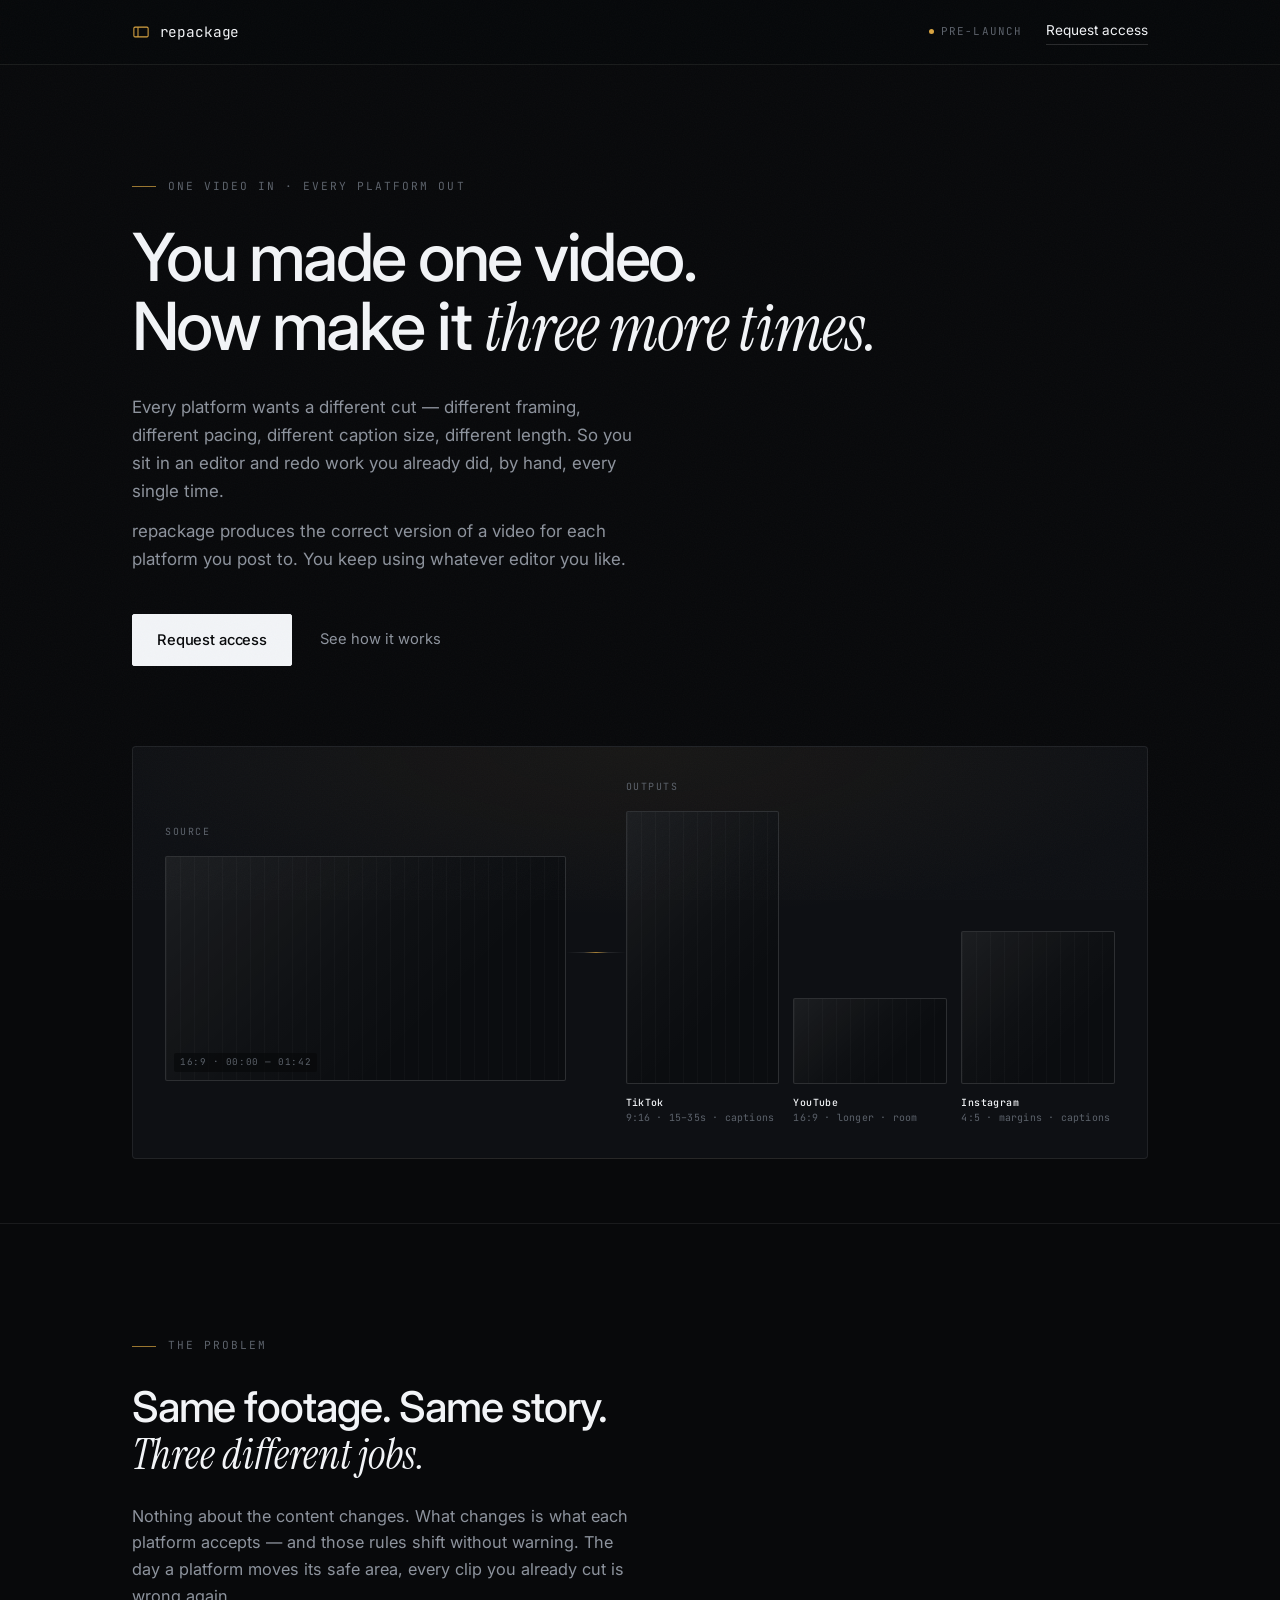
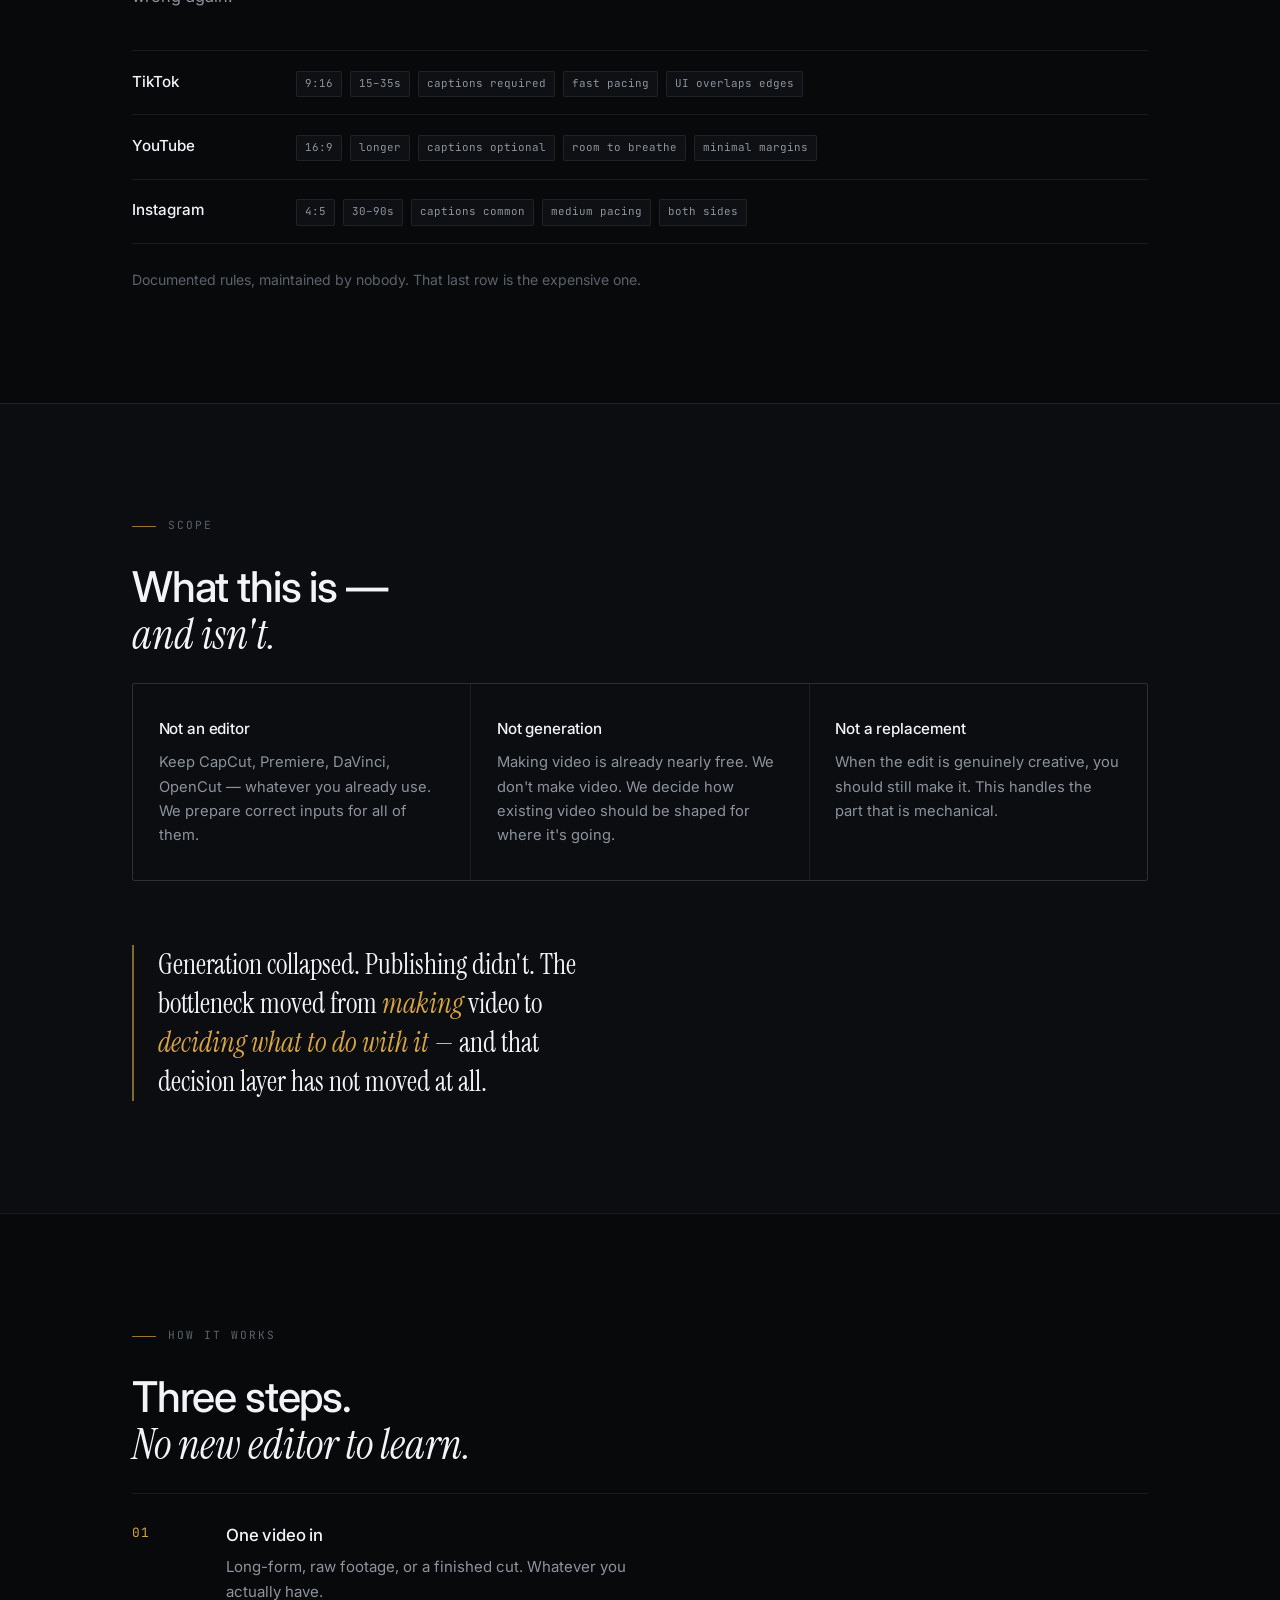
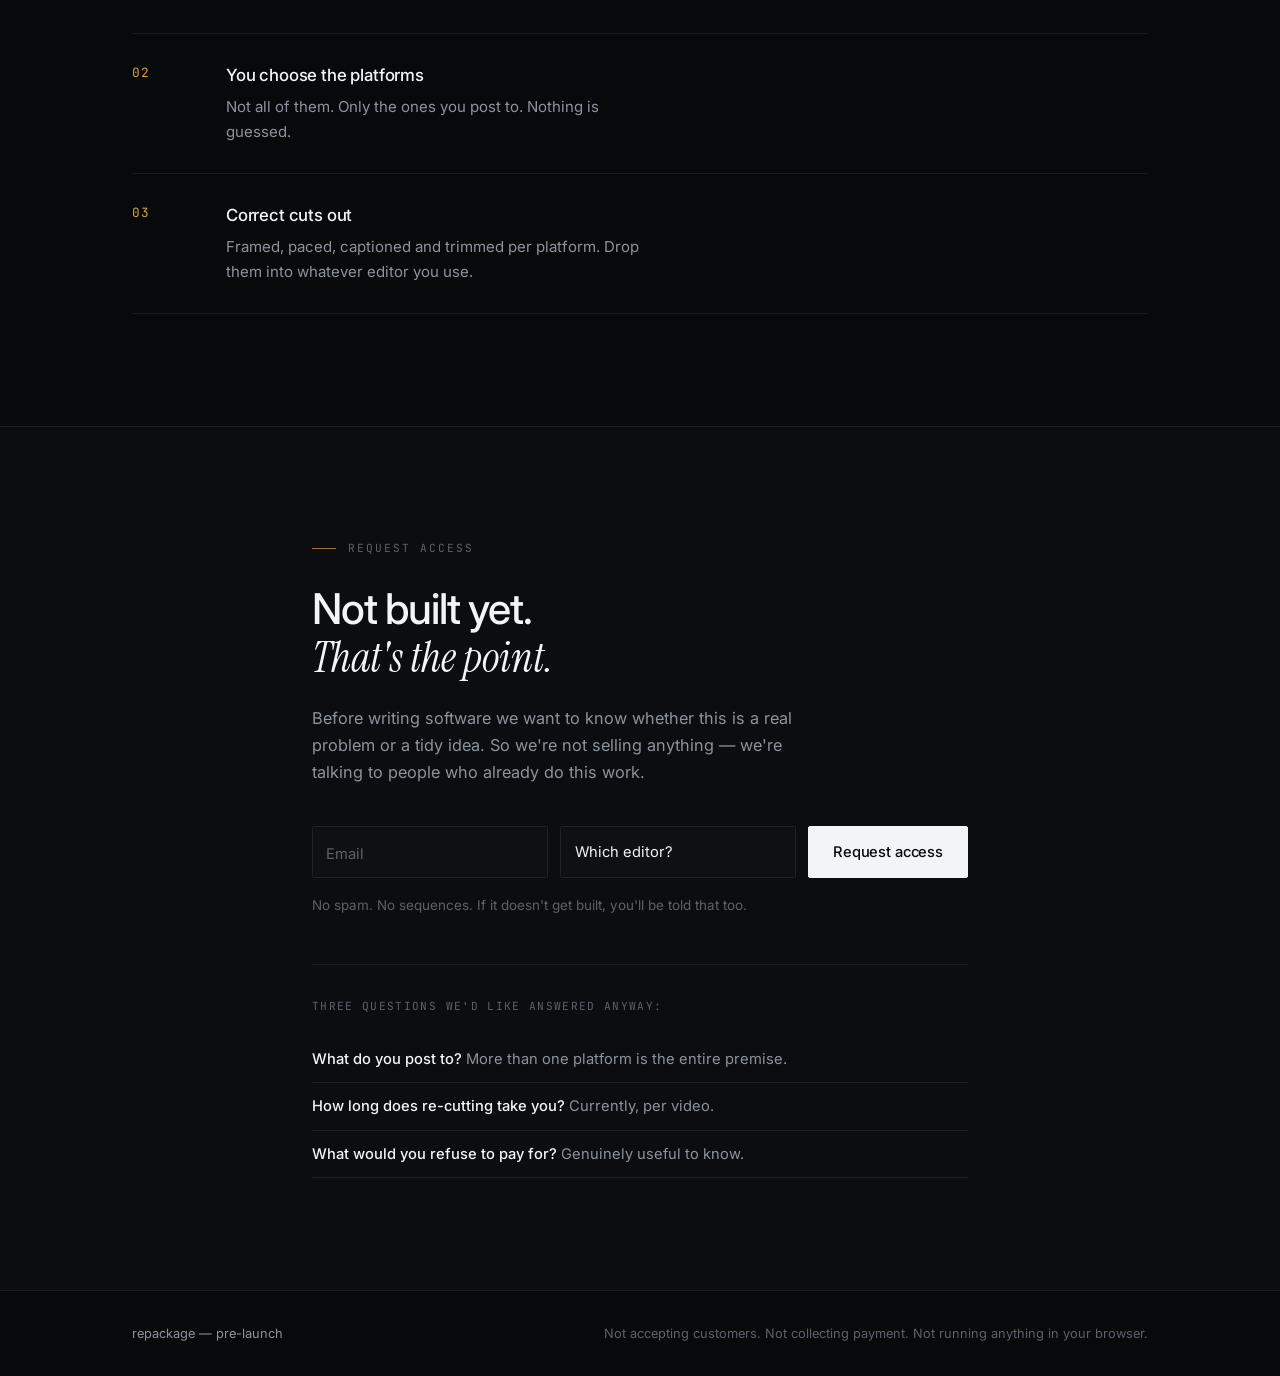
<file: docs/index.html>
<!doctype html>
<html lang="en">
<head>
<meta charset="utf-8">
<meta name="viewport" content="width=device-width, initial-scale=1">
<title>repackage — one cut, every platform</title>
<meta name="description" content="You made one video. Now make it three more times. repackage takes one video and produces the correct cut for every platform you post to.">
<meta name="color-scheme" content="dark">
<link rel="preconnect" href="https://fonts.googleapis.com">
<link rel="preconnect" href="https://fonts.gstatic.com" crossorigin>
<link href="https://fonts.googleapis.com/css2?family=Instrument+Serif:ital@0;1&family=Inter:wght@400;500;600&family=JetBrains+Mono:wght@400;500&display=swap" rel="stylesheet">
<script>document.documentElement.className += " js";</script>
<link rel="stylesheet" href="assets/style.css">
</head>
<body>

<div class="grain" aria-hidden="true"></div>

<header class="nav">
  <div class="shell nav-in">
    <a class="mark" href="#top">
      <svg viewBox="0 0 24 24" width="18" height="18" aria-hidden="true">
        <rect x="2.5" y="5.5" width="19" height="13" rx="1.5" fill="none" stroke="currentColor" stroke-width="1.4"/>
        <path d="M8 5.5v13" stroke="currentColor" stroke-width="1.4"/>
      </svg>
      <span>repackage</span>
    </a>
    <div class="nav-right">
      <span class="status"><i></i>pre-launch</span>
      <a class="nav-cta" href="#waitlist">Request access</a>
    </div>
  </div>
</header>

<main id="top">

<section class="hero">
  <div class="shell">
    <p class="eyebrow reveal">One video in · every platform out</p>

    <h1 class="reveal" style="--d:60ms">
      You made one video.<br>
      Now make it <em class="serif">three more times.</em>
    </h1>

    <p class="sub reveal" style="--d:140ms">
      Every platform wants a different cut — different framing, different pacing,
      different caption size, different length. So you sit in an editor and redo
      work you already did, by hand, every single time.
    </p>

    <p class="sub reveal" style="--d:190ms">
      repackage produces the correct version of a video for each platform you
      post to. You keep using whatever editor you like.
    </p>

    <div class="hero-cta reveal" style="--d:250ms">
      <a class="btn" href="#waitlist">Request access</a>
      <a class="btn-quiet" href="#demo">See how it works</a>
    </div>
  </div>

  <!-- the product, shown -->
  <div class="shell stage-wrap reveal" style="--d:320ms">
    <div class="stage" id="stage">
      <div class="stage-src">
        <div class="label">source</div>
        <div class="frame frame-src">
          <div class="content"></div>
          <span class="dims">16:9 · 00:00 — 01:42</span>
        </div>
      </div>

      <div class="stage-wire"><span></span></div>

      <div class="stage-outs">
        <div class="label">outputs</div>
        <div class="outs">
          <figure class="out" data-ar="9:16">
            <div class="frame frame-tall">
              <div class="content"></div>
              <div class="safe"></div>
              <div class="caption">caption</div>
            </div>
            <figcaption><b>TikTok</b><span>9:16 · 15–35s · captions</span></figcaption>
          </figure>

          <figure class="out" data-ar="16:9">
            <div class="frame frame-wide">
              <div class="content"></div>
              <div class="safe"></div>
            </div>
            <figcaption><b>YouTube</b><span>16:9 · longer · room</span></figcaption>
          </figure>

          <figure class="out" data-ar="1:1">
            <div class="frame frame-square">
              <div class="content"></div>
              <div class="safe"></div>
              <div class="caption">caption</div>
            </div>
            <figcaption><b>Instagram</b><span>4:5 · margins · captions</span></figcaption>
          </figure>
        </div>
      </div>
    </div>
  </div>
</section>

<section id="demo" class="section">
  <div class="shell">
    <p class="eyebrow">The problem</p>
    <h2 class="h2 reveal">Same footage. Same story.<br><em class="serif">Three different jobs.</em></h2>

    <p class="body reveal" style="--d:80ms">
      Nothing about the content changes. What changes is what each platform
      accepts — and those rules shift without warning. The day a platform moves
      its safe area, every clip you already cut is wrong again.
    </p>

    <div class="specs reveal" style="--d:140ms">
      <div class="specs-row" data-platform="TikTok">
        <div class="spec-name">TikTok</div>
        <div class="spec-cells"><i>9:16</i><i>15–35s</i><i>captions required</i><i>fast pacing</i><i>UI overlaps edges</i></div>
      </div>
      <div class="specs-row" data-platform="YouTube">
        <div class="spec-name">YouTube</div>
        <div class="spec-cells"><i>16:9</i><i>longer</i><i>captions optional</i><i>room to breathe</i><i>minimal margins</i></div>
      </div>
      <div class="specs-row" data-platform="Instagram">
        <div class="spec-name">Instagram</div>
        <div class="spec-cells"><i>4:5</i><i>30–90s</i><i>captions common</i><i>medium pacing</i><i>both sides</i></div>
      </div>
    </div>

    <p class="caption-note reveal" style="--d:200ms">
      Documented rules, maintained by nobody. That last row is the expensive one.
    </p>
  </div>
</section>

<section class="section section-alt">
  <div class="shell">
    <p class="eyebrow">Scope</p>
    <h2 class="h2 reveal">What this is —<br><em class="serif">and isn't.</em></h2>

    <div class="grid3">
      <article class="card reveal">
        <h3>Not an editor</h3>
        <p>Keep CapCut, Premiere, DaVinci, OpenCut — whatever you already use. We prepare correct inputs for all of them.</p>
      </article>
      <article class="card reveal" style="--d:80ms">
        <h3>Not generation</h3>
        <p>Making video is already nearly free. We don't make video. We decide how existing video should be shaped for where it's going.</p>
      </article>
      <article class="card reveal" style="--d:160ms">
        <h3>Not a replacement</h3>
        <p>When the edit is genuinely creative, you should still make it. This handles the part that is mechanical.</p>
      </article>
    </div>

    <div class="principle reveal">
      <span class="principle-rule"></span>
      <p>
        Generation collapsed. Publishing didn't. The bottleneck moved from
        <em>making</em> video to <em>deciding what to do with it</em> — and that
        decision layer has not moved at all.
      </p>
    </div>
  </div>
</section>

<section class="section">
  <div class="shell">
    <p class="eyebrow">How it works</p>
    <h2 class="h2 reveal">Three steps.<br><em class="serif">No new editor to learn.</em></h2>

    <ol class="steps">
      <li class="reveal">
        <span class="step-n">01</span>
        <div>
          <h3>One video in</h3>
          <p>Long-form, raw footage, or a finished cut. Whatever you actually have.</p>
        </div>
      </li>
      <li class="reveal" style="--d:80ms">
        <span class="step-n">02</span>
        <div>
          <h3>You choose the platforms</h3>
          <p>Not all of them. Only the ones you post to. Nothing is guessed.</p>
        </div>
      </li>
      <li class="reveal" style="--d:160ms">
        <span class="step-n">03</span>
        <div>
          <h3>Correct cuts out</h3>
          <p>Framed, paced, captioned and trimmed per platform. Drop them into whatever editor you use.</p>
        </div>
      </li>
    </ol>
  </div>
</section>

<section id="waitlist" class="section section-alt waitlist-band">
  <div class="shell shell-narrow">
    <p class="eyebrow">Request access</p>
    <h2 class="h2 reveal">Not built yet.<br><em class="serif">That's the point.</em></h2>

    <p class="body reveal" style="--d:70ms">
      Before writing software we want to know whether this is a real problem or
      a tidy idea. So we're not selling anything — we're talking to people who
      already do this work.
    </p>

    <form class="form reveal" id="wl" style="--d:130ms" novalidate>
      <div class="field">
        <input type="email" id="email" placeholder=" " autocomplete="email" required>
        <label for="email">Email</label>
      </div>
      <div class="field">
        <select id="stacks">
          <option value="">Which editor?</option>
          <option>CapCut</option>
          <option>Premiere Pro</option>
          <option>DaVinci Resolve</option>
          <option>OpenCut</option>
          <option>Final Cut</option>
          <option>Something else</option>
          <option>I script it (ffmpeg)</option>
        </select>
      </div>
      <button class="btn" type="submit">Request access</button>
    </form>

    <p class="form-note" id="note">No spam. No sequences. If it doesn't get built, you'll be told that too.</p>

    <div class="ask reveal" style="--d:180ms">
      <p class="ask-title">Three questions we'd like answered anyway:</p>
      <ul>
        <li><b>What do you post to?</b> More than one platform is the entire premise.</li>
        <li><b>How long does re-cutting take you?</b> Currently, per video.</li>
        <li><b>What would you refuse to pay for?</b> Genuinely useful to know.</li>
      </ul>
    </div>
  </div>
</section>

</main>

<footer>
  <div class="shell foot">
    <span>repackage — pre-launch</span>
    <span class="foot-dim">Not accepting customers. Not collecting payment. Not running anything in your browser.</span>
  </div>
</footer>

<script src="assets/waitlist.js"></script>
<script src="assets/main.js"></script>
</body>
</html>
</file>
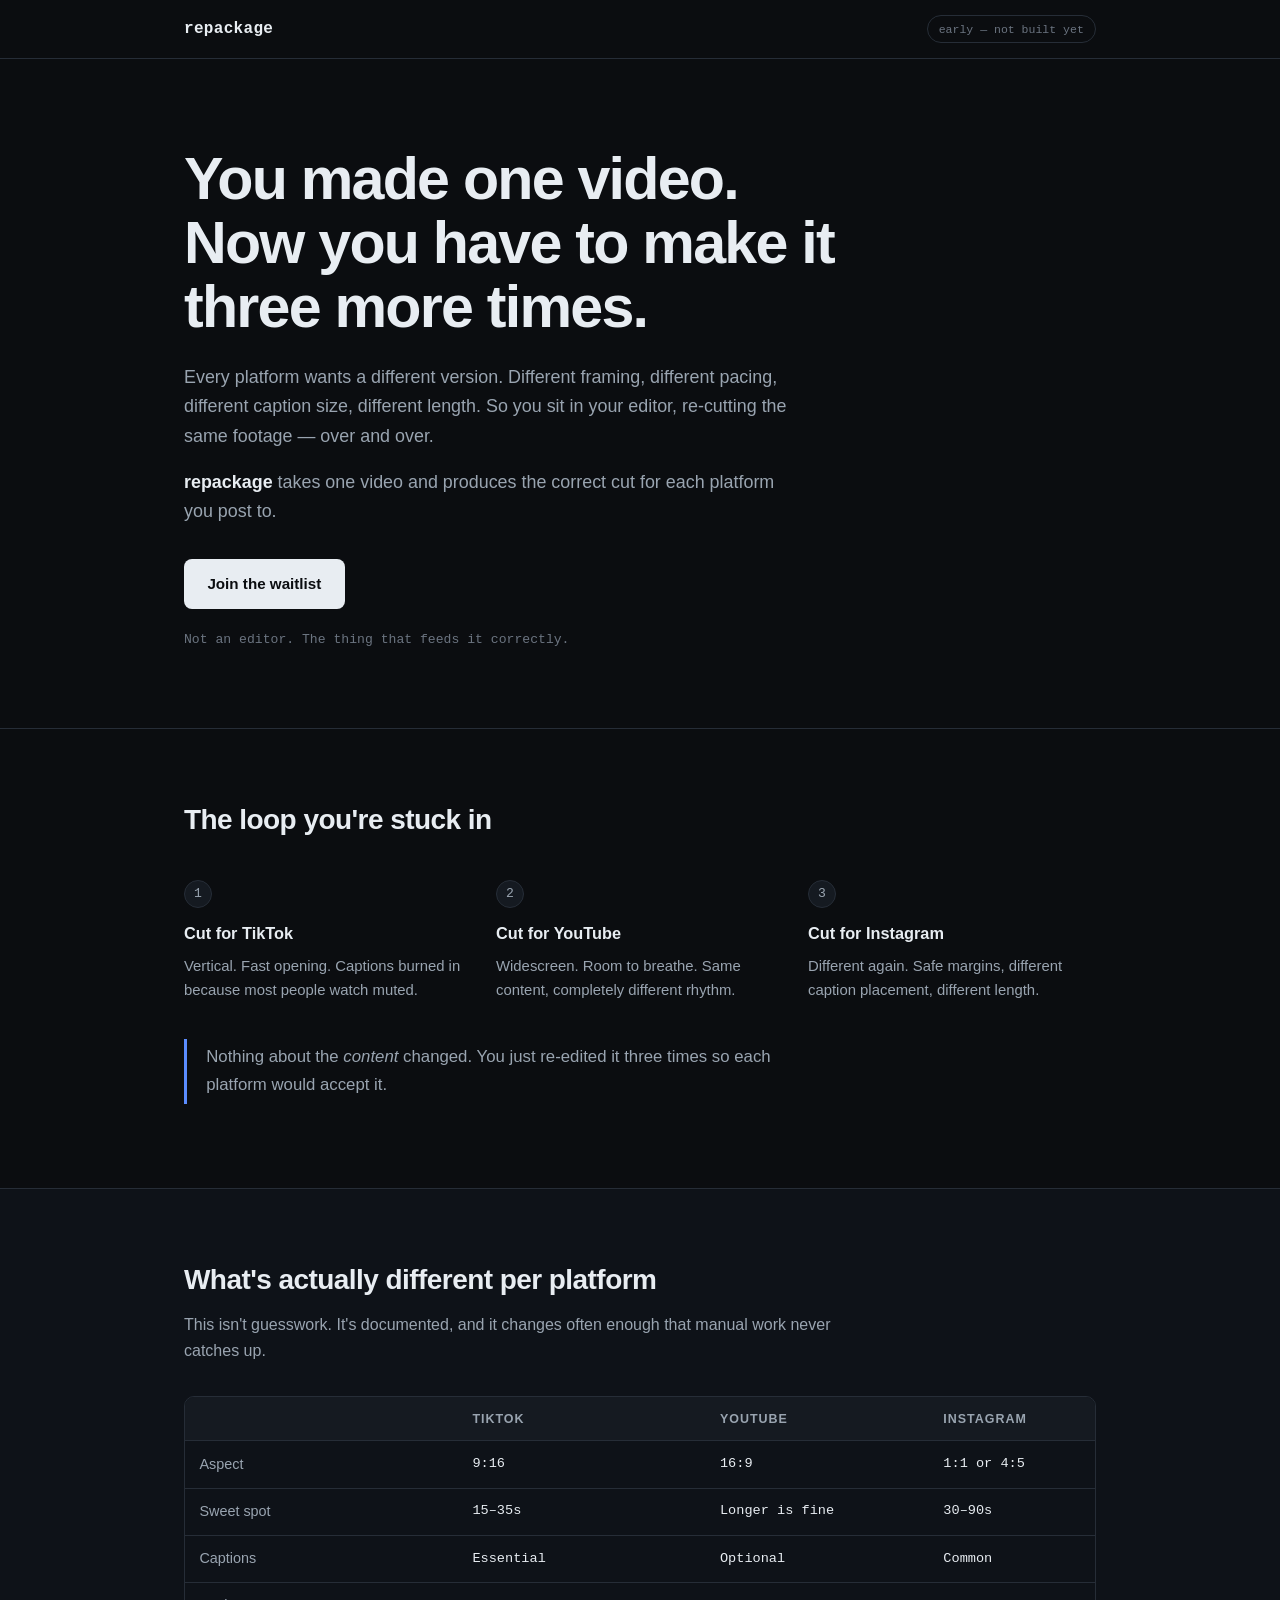
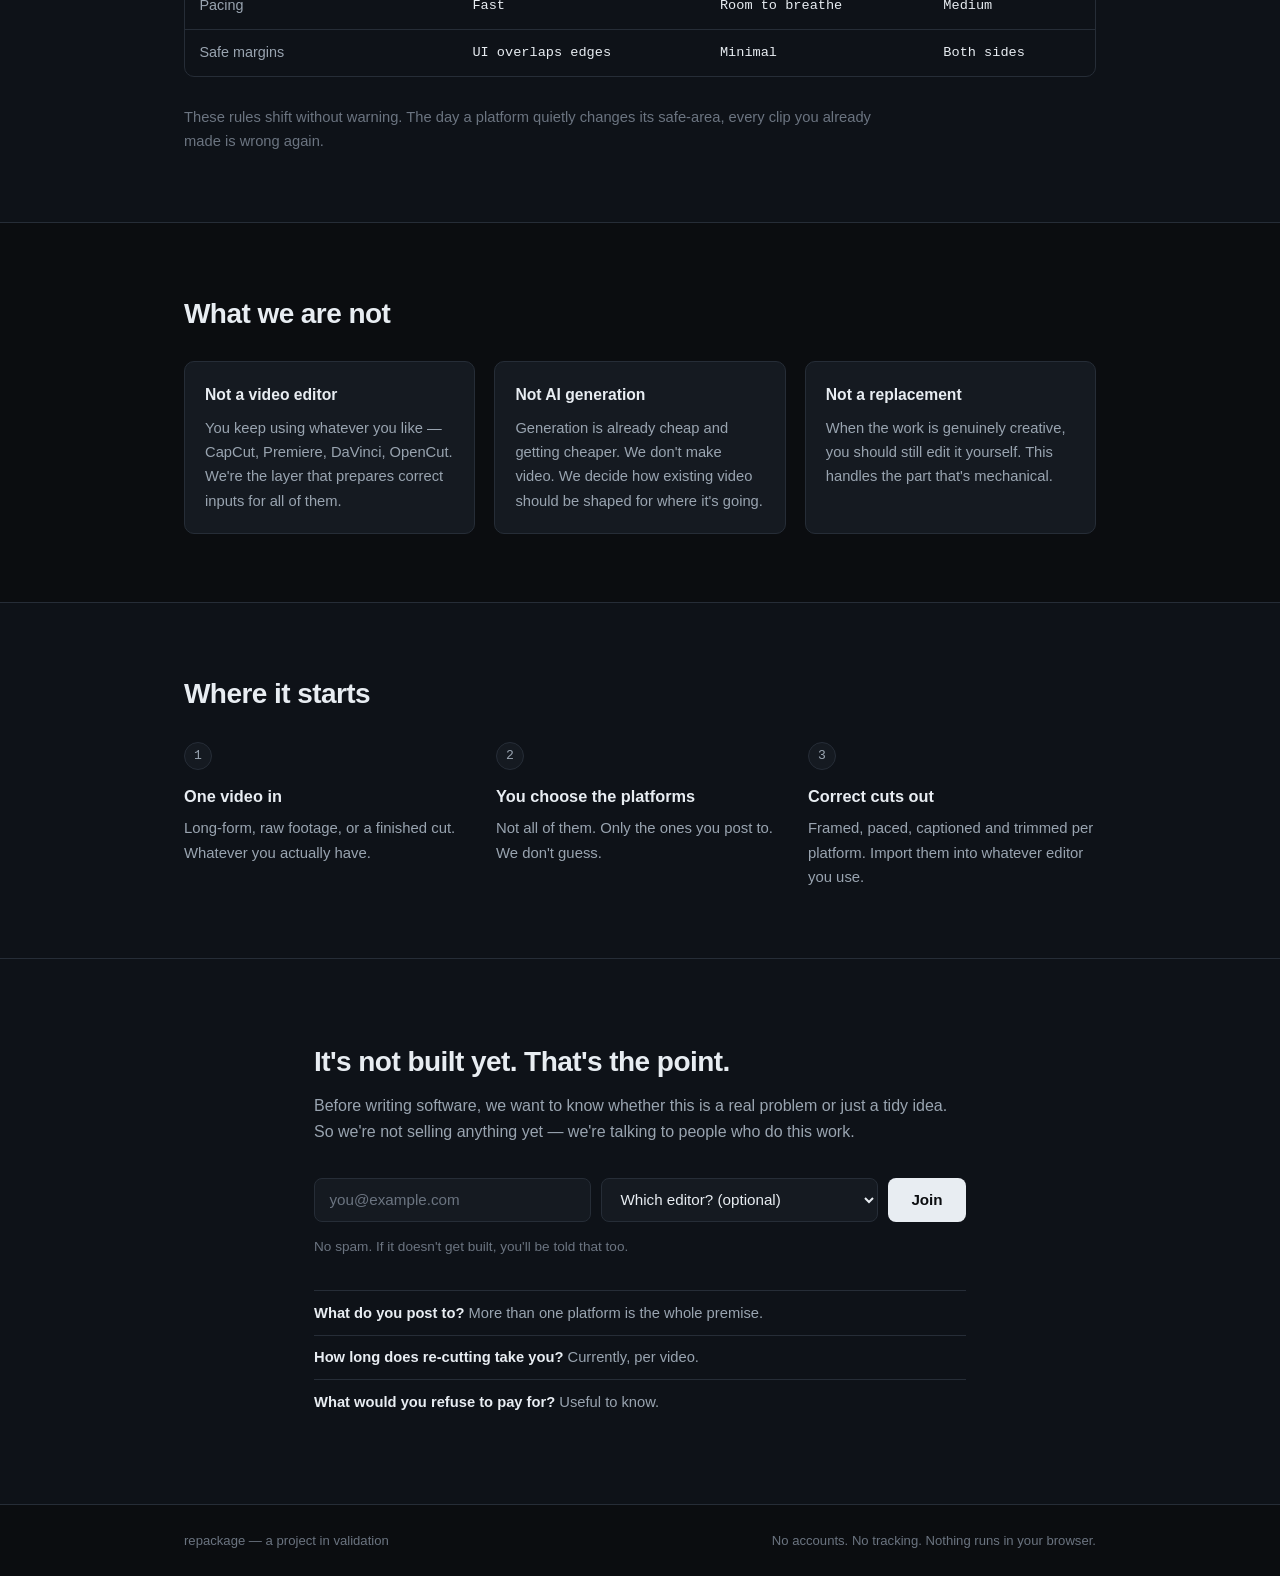
<file: site/index.html>
<!doctype html>
<html lang="en">
<head>
<meta charset="utf-8">
<meta name="viewport" content="width=device-width, initial-scale=1">
<title>repackage — one video in, the right cut out for every platform</title>
<meta name="description" content="Stop re-cutting the same video for TikTok, YouTube and Instagram. Upload once, get a correct version for each platform.">
<link rel="stylesheet" href="assets/style.css">
</head>
<body>

<header class="nav">
  <div class="wrap nav-in">
    <span class="brand">repackage</span>
    <span class="tag">early — not built yet</span>
  </div>
</header>

<section class="hero">
  <div class="wrap">
    <h1>You made one video.<br>Now you have to make it<br>three more times.</h1>
    <p class="lede">
      Every platform wants a different version. Different framing, different
      pacing, different caption size, different length. So you sit in your
      editor, re-cutting the same footage — over and over.
    </p>
    <p class="lede">
      <strong>repackage</strong> takes one video and produces the correct cut for
      each platform you post to.
    </p>
    <div class="cta">
      <a class="btn" href="#join">Join the waitlist</a>
    </div>
    <p class="micro">Not an editor. The thing that feeds it correctly.</p>
  </div>
</section>

<section class="band">
  <div class="wrap">
    <h2 class="h2">The loop you're stuck in</h2>
    <div class="loop">
      <div class="loop-step">
        <span class="num">1</span>
        <h3>Cut for TikTok</h3>
        <p>Vertical. Fast opening. Captions burned in because most people watch muted.</p>
      </div>
      <div class="loop-step">
        <span class="num">2</span>
        <h3>Cut for YouTube</h3>
        <p>Widescreen. Room to breathe. Same content, completely different rhythm.</p>
      </div>
      <div class="loop-step">
        <span class="num">3</span>
        <h3>Cut for Instagram</h3>
        <p>Different again. Safe margins, different caption placement, different length.</p>
      </div>
    </div>
    <p class="pull">
      Nothing about the <em>content</em> changed. You just re-edited it three times
      so each platform would accept it.
    </p>
  </div>
</section>

<section class="band alt">
  <div class="wrap">
    <h2 class="h2">What's actually different per platform</h2>
    <p class="sub">This isn't guesswork. It's documented, and it changes often enough that manual work never catches up.</p>

    <div class="table-wrap">
      <table>
        <thead>
          <tr><th></th><th>TikTok</th><th>YouTube</th><th>Instagram</th></tr>
        </thead>
        <tbody>
          <tr><th>Aspect</th><td>9:16</td><td>16:9</td><td>1:1 or 4:5</td></tr>
          <tr><th>Sweet spot</th><td>15–35s</td><td>Longer is fine</td><td>30–90s</td></tr>
          <tr><th>Captions</th><td>Essential</td><td>Optional</td><td>Common</td></tr>
          <tr><th>Pacing</th><td>Fast</td><td>Room to breathe</td><td>Medium</td></tr>
          <tr><th>Safe margins</th><td>UI overlaps edges</td><td>Minimal</td><td>Both sides</td></tr>
        </tbody>
      </table>
    </div>

    <p class="under">
      These rules shift without warning. The day a platform quietly changes its
      safe-area, every clip you already made is wrong again.
    </p>
  </div>
</section>

<section class="band">
  <div class="wrap">
    <h2 class="h2">What we are not</h2>
    <div class="cards">
      <div class="card">
        <h3>Not a video editor</h3>
        <p>You keep using whatever you like — CapCut, Premiere, DaVinci, OpenCut.
        We're the layer that prepares correct inputs for all of them.</p>
      </div>
      <div class="card">
        <h3>Not AI generation</h3>
        <p>Generation is already cheap and getting cheaper. We don't make video.
        We decide how existing video should be shaped for where it's going.</p>
      </div>
      <div class="card">
        <h3>Not a replacement</h3>
        <p>When the work is genuinely creative, you should still edit it yourself.
        This handles the part that's mechanical.</p>
      </div>
    </div>
  </div>
</section>

<section class="band alt">
  <div class="wrap">
    <h2 class="h2">Where it starts</h2>
    <div class="start">
      <div class="start-step">
        <span class="num">1</span>
        <h3>One video in</h3>
        <p>Long-form, raw footage, or a finished cut. Whatever you actually have.</p>
      </div>
      <div class="start-step">
        <span class="num">2</span>
        <h3>You choose the platforms</h3>
        <p>Not all of them. Only the ones you post to. We don't guess.</p>
      </div>
      <div class="start-step">
        <span class="num">3</span>
        <h3>Correct cuts out</h3>
        <p>Framed, paced, captioned and trimmed per platform. Import them into
        whatever editor you use.</p>
      </div>
    </div>
  </div>
</section>

<section id="join" class="join">
  <div class="wrap join-in">
    <h2 class="h2">It's not built yet. That's the point.</h2>
    <p class="sub">
      Before writing software, we want to know whether this is a real problem or
      just a tidy idea. So we're not selling anything yet — we're talking to
      people who do this work.
    </p>

    <form class="form" id="wl" novalidate>
      <input type="email" id="email" placeholder="you@example.com" required autocomplete="email">
      <select id="stacks" aria-label="Which editor do you use">
        <option value="">Which editor? (optional)</option>
        <option>CapCut</option>
        <option>Premiere Pro</option>
        <option>DaVinci Resolve</option>
        <option>OpenCut</option>
        <option>Final Cut</option>
        <option>Something else</option>
        <option>I script it (ffmpeg)</option>
      </select>
      <button class="btn" type="submit">Join</button>
    </form>
    <p class="form-note" id="note">No spam. If it doesn't get built, you'll be told that too.</p>

    <ul class="q">
      <li><strong>What do you post to?</strong> More than one platform is the whole premise.</li>
      <li><strong>How long does re-cutting take you?</strong> Currently, per video.</li>
      <li><strong>What would you refuse to pay for?</strong> Useful to know.</li>
    </ul>
  </div>
</section>

<footer>
  <div class="wrap foot">
    <span>repackage — a project in validation</span>
    <span>No accounts. No tracking. Nothing runs in your browser.</span>
  </div>
</footer>

<script src="assets/waitlist.js"></script>
</body>
</html>
</file>
<file: docs/assets/style.css>
/* ============================================================
   repackage — design system
   Dark. Restrained. One accent, used sparingly.
   ============================================================ */

:root {
  --bg:          #08090b;
  --bg-alt:      #0b0d10;
  --surface:     #0e1014;
  --surface-2:   #13161b;

  --line:        rgba(255, 255, 255, 0.075);
  --line-strong: rgba(255, 255, 255, 0.14);

  --fg:          #f2f4f7;
  --dim:         #8d939d;
  --dimmer:      #5c626b;

  --accent:      #d9a441;   /* filmic amber — rare, deliberate */
  --accent-dim:  rgba(217, 164, 65, 0.16);

  --sans:    "Inter", -apple-system, BlinkMacSystemFont, "Segoe UI", sans-serif;
  --serif:   "Instrument Serif", "Times New Roman", serif;
  --mono:    "JetBrains Mono", ui-monospace, SFMono-Regular, Menlo, monospace;

  --shell:  1080px;
  --ease:   cubic-bezier(0.22, 1, 0.36, 1);
}

* { box-sizing: border-box; }

html { scroll-behavior: smooth; -webkit-text-size-adjust: 100%; }

body {
  margin: 0;
  background: var(--bg);
  color: var(--fg);
  font-family: var(--sans);
  font-size: 16px;
  line-height: 1.65;
  -webkit-font-smoothing: antialiased;
  -moz-osx-font-smoothing: grayscale;
  overflow-x: hidden;
}

/* Film grain — the single cheapest thing that stops a dark UI feeling flat */
.grain {
  position: fixed; inset: 0; z-index: 9999;
  pointer-events: none; opacity: 0.028;
  background-image: url("data:image/svg+xml,%3Csvg xmlns='http://www.w3.org/2000/svg' width='140' height='140'%3E%3Cfilter id='n'%3E%3CfeTurbulence type='fractalNoise' baseFrequency='0.85' numOctaves='3'/%3E%3C/filter%3E%3Crect width='140' height='140' filter='url(%23n)'/%3E%3C/svg%3E");
}

.shell { max-width: var(--shell); margin: 0 auto; padding: 0 2rem; }
.shell-narrow { max-width: 720px; }

/* ---------------- typography ---------------- */

.eyebrow {
  font-family: var(--mono);
  font-size: 0.7rem;
  letter-spacing: 0.18em;
  text-transform: uppercase;
  color: var(--dimmer);
  margin: 0 0 1.75rem;
}
.eyebrow::before {
  content: "";
  display: inline-block;
  width: 1.5rem; height: 1px;
  background: var(--accent);
  vertical-align: middle;
  margin-right: 0.75rem;
  opacity: 0.7;
}

h1 {
  font-size: clamp(2.3rem, 6.2vw, 4.15rem);
  line-height: 1.03;
  letter-spacing: -0.038em;
  font-weight: 500;
  margin: 0 0 2rem;
  max-width: 18ch;
}
h1 .serif { font-family: var(--serif); font-style: italic; font-weight: 400; letter-spacing: -0.01em; }

.h2 {
  font-size: clamp(1.75rem, 3.6vw, 2.65rem);
  line-height: 1.12;
  letter-spacing: -0.028em;
  font-weight: 500;
  margin: 0 0 1.5rem;
  max-width: 22ch;
}
.h2 .serif { font-family: var(--serif); font-style: italic; font-weight: 400; letter-spacing: 0; }

.sub {
  font-size: 1.06rem;
  color: var(--dim);
  max-width: 46ch;
  margin: 0 0 1rem;
}

.body {
  font-size: 1.02rem;
  color: var(--dim);
  max-width: 50ch;
  margin: 0 0 2.5rem;
}

/* ---------------- buttons ---------------- */

.btn {
  display: inline-flex; align-items: center; justify-content: center;
  padding: 0.8rem 1.5rem;
  background: var(--fg);
  color: var(--bg);
  font-family: var(--sans);
  font-size: 0.92rem; font-weight: 500; letter-spacing: -0.01em;
  border: 1px solid var(--fg);
  border-radius: 2px;
  cursor: pointer;
  text-decoration: none;
  transition: background 0.25s var(--ease), color 0.25s var(--ease), transform 0.25s var(--ease);
}
.btn:hover { background: var(--accent); border-color: var(--accent); color: #14100a; transform: translateY(-1px); }
.btn:focus-visible { outline: 2px solid var(--accent); outline-offset: 3px; }

.btn-quiet {
  display: inline-flex; align-items: center;
  padding: 0.8rem 0.5rem;
  color: var(--dim); font-size: 0.92rem; text-decoration: none;
  border-bottom: 1px solid transparent;
  transition: color 0.25s var(--ease), border-color 0.25s var(--ease);
}
.btn-quiet:hover { color: var(--fg); border-bottom-color: var(--line-strong); }
.btn-quiet:focus-visible { outline: 2px solid var(--accent); outline-offset: 3px; }

/* ---------------- nav ---------------- */

.nav {
  position: sticky; top: 0; z-index: 100;
  background: rgba(8, 9, 11, 0.72);
  backdrop-filter: saturate(160%) blur(14px);
  -webkit-backdrop-filter: saturate(160%) blur(14px);
  border-bottom: 1px solid var(--line);
}
.nav-in { display: flex; align-items: center; justify-content: space-between; height: 64px; }
.mark {
  display: inline-flex; align-items: center; gap: 0.6rem;
  color: var(--fg); text-decoration: none;
  font-family: var(--mono); font-size: 0.9rem; letter-spacing: -0.01em;
}
.mark svg { color: var(--accent); flex-shrink: 0; }
.nav-right { display: flex; align-items: center; gap: 1.5rem; }

.status {
  display: inline-flex; align-items: center; gap: 0.45rem;
  font-family: var(--mono); font-size: 0.68rem;
  letter-spacing: 0.1em; text-transform: uppercase; color: var(--dimmer);
}
.status i {
  width: 5px; height: 5px; border-radius: 50%; background: var(--accent);
  animation: pulse 2.8s var(--ease) infinite;
}
@keyframes pulse { 0%, 100% { opacity: 1; } 50% { opacity: 0.25; } }

.nav-cta {
  color: var(--fg); font-size: 0.85rem; text-decoration: none;
  padding-bottom: 2px; border-bottom: 1px solid var(--line-strong);
  transition: border-color 0.25s var(--ease);
}
.nav-cta:hover { border-bottom-color: var(--accent); }

/* ---------------- hero ---------------- */

.hero { padding: 7rem 0 4rem; }
.hero .sub + .sub { margin-top: -0.25rem; }

.hero-cta { display: flex; align-items: center; gap: 1.25rem; margin-top: 2.5rem; flex-wrap: wrap; }

/* ---------------- the stage: product, shown ---------------- */

.stage-wrap { margin-top: 5rem; }

.stage {
  display: grid;
  grid-template-columns: minmax(0, 0.9fr) 60px minmax(0, 1.1fr);
  align-items: center;
  gap: 0;
  border: 1px solid var(--line);
  border-radius: 4px;
  background:
    radial-gradient(ellipse 80% 60% at 50% 0%, rgba(217, 164, 65, 0.05), transparent 70%),
    var(--surface);
  padding: 2rem;
}

.label {
  font-family: var(--mono); font-size: 0.62rem;
  letter-spacing: 0.16em; text-transform: uppercase; color: var(--dimmer);
  margin-bottom: 1rem;
}

/* frames */
.frame {
  position: relative;
  border: 1px solid var(--line-strong);
  border-radius: 2px;
  overflow: hidden;
  background: var(--bg-alt);
}
.frame .content {
  position: absolute; inset: 0;
  background:
    linear-gradient(135deg, rgba(255,255,255,0.07) 0%, rgba(255,255,255,0.015) 45%, transparent 70%),
    repeating-linear-gradient(90deg, rgba(255,255,255,0.022) 0 1px, transparent 1px 14px);
}
.frame-src { aspect-ratio: 16 / 9; }
.dims {
  position: absolute; left: 8px; bottom: 8px;
  font-family: var(--mono); font-size: 0.58rem; letter-spacing: 0.06em;
  color: var(--dimmer); background: rgba(8,9,11,0.7);
  padding: 2px 6px; border-radius: 2px;
}

/* connector */
.stage-wire { display: flex; align-items: center; justify-content: center; height: 100%; }
.stage-wire span {
  display: block; width: 100%; height: 1px;
  background: linear-gradient(90deg, transparent, var(--line-strong) 30%, var(--accent) 50%, var(--line-strong) 70%, transparent);
  opacity: 0.75;
}

/* outputs */
.outs { display: flex; align-items: flex-end; gap: 0.9rem; }
.out { margin: 0; flex: 1; min-width: 0; }

.frame-tall  { aspect-ratio: 9 / 16; }
.frame-wide  { aspect-ratio: 16 / 9; }
.frame-square{ aspect-ratio: 1 / 1; }

/* safe-area guides — the domain knowledge, made visible */
.safe {
  position: absolute; inset: 0;
  border: 1px dashed rgba(217, 164, 65, 0.35);
  border-radius: 1px;
  opacity: 0;
  transition: opacity 0.4s var(--ease);
}
.out:hover .safe { opacity: 1; }
.out .caption {
  position: absolute; left: 8%; right: 8%; bottom: 9%;
  height: 8%; border-radius: 1px;
  background: rgba(217, 164, 65, 0.22);
  border: 1px solid rgba(217, 164, 65, 0.4);
  opacity: 0;
  transition: opacity 0.4s var(--ease);
}
.out:hover .caption { opacity: 1; }

.out figcaption {
  margin-top: 0.75rem;
  font-family: var(--mono); font-size: 0.62rem;
  line-height: 1.5; letter-spacing: 0.02em;
}
.out figcaption b { display: block; color: var(--fg); font-weight: 500; letter-spacing: 0.04em; }
.out figcaption span { color: var(--dimmer); display: block; }

/* ---------------- sections ---------------- */

.section { padding: 7rem 0; border-top: 1px solid var(--line); }
.section-alt { background: var(--bg-alt); }

/* specs — platform rules as rows, not a bland table */
.specs { border-top: 1px solid var(--line); margin-bottom: 1.5rem; }
.specs-row {
  display: grid; grid-template-columns: 140px 1fr;
  gap: 1.5rem; align-items: baseline;
  padding: 1.1rem 0.5rem 1.1rem 0;
  border-bottom: 1px solid var(--line);
  transition: background 0.3s var(--ease), padding-left 0.3s var(--ease);
}
.specs-row:hover { background: rgba(255, 255, 255, 0.017); padding-left: 0.6rem; }
.spec-name { font-size: 0.95rem; font-weight: 500; }
.spec-cells { display: flex; flex-wrap: wrap; gap: 0.5rem; }
.spec-cells i {
  font-style: normal; font-family: var(--mono); font-size: 0.68rem;
  color: var(--dim); background: var(--surface);
  border: 1px solid var(--line); border-radius: 2px;
  padding: 0.2rem 0.5rem;
}
.specs-row:hover .spec-cells i { color: var(--dim); border-color: var(--line-strong); }

.caption-note { font-size: 0.88rem; color: var(--dimmer); margin: 0; }

/* cards */
.grid3 { display: grid; gap: 1px; grid-template-columns: repeat(auto-fit, minmax(240px, 1fr)); background: var(--line); border: 1px solid var(--line); border-radius: 3px; overflow: hidden; }
.card { background: var(--bg-alt); padding: 2rem 1.6rem; }
.card h3 { font-size: 0.95rem; font-weight: 500; margin: 0 0 0.6rem; letter-spacing: -0.01em; }
.card p { font-size: 0.92rem; color: var(--dim); margin: 0; }

/* principle pull-quote */
.principle { display: flex; gap: 1.5rem; align-items: flex-start; margin-top: 4rem; }
.principle-rule { display: block; width: 2px; align-self: stretch; background: var(--accent); opacity: 0.6; flex-shrink: 0; }
.principle p {
  font-family: var(--serif); font-size: clamp(1.25rem, 2.4vw, 1.75rem);
  line-height: 1.4; color: var(--fg); margin: 0; max-width: 34ch;
}
.principle em { font-style: italic; color: var(--accent); }

/* steps */
.steps { list-style: none; margin: 0; padding: 0; border-top: 1px solid var(--line); }
.steps li {
  display: grid; grid-template-columns: 70px 1fr; gap: 1.5rem;
  padding: 1.75rem 0; border-bottom: 1px solid var(--line);
  align-items: start;
  transition: padding-left 0.3s var(--ease), background 0.3s var(--ease);
}
.steps li:hover { padding-left: 0.75rem; background: rgba(255,255,255,0.015); }
.step-n { font-family: var(--mono); font-size: 0.8rem; color: var(--accent); letter-spacing: 0.06em; }
.steps h3 { font-size: 1.05rem; font-weight: 500; margin: 0 0 0.35rem; letter-spacing: -0.01em; }
.steps p { font-size: 0.94rem; color: var(--dim); margin: 0; max-width: 48ch; }

/* ---------------- waitlist ---------------- */

.waitlist-band { padding: 7rem 0; }

.form { display: flex; gap: 0.75rem; flex-wrap: wrap; margin: 2.5rem 0 1rem; }

.field { position: relative; flex: 1 1 200px; }
.field input, .field select {
  width: 100%;
  padding: 1rem 0.9rem;
  font-family: var(--sans); font-size: 0.92rem;
  color: var(--fg);
  background: var(--surface);
  border: 1px solid var(--line);
  border-radius: 2px;
  transition: border-color 0.25s var(--ease), background 0.25s var(--ease);
}
.field input:focus, .field select:focus {
  outline: none; border-color: var(--accent); background: var(--surface-2);
}
.field label {
  position: absolute; left: 0.9rem; top: 1rem;
  font-size: 0.92rem; color: var(--dimmer);
  pointer-events: none;
  transition: transform 0.22s var(--ease), font-size 0.22s var(--ease), color 0.22s var(--ease);
  transform-origin: left top;
}
.field input:focus + label,
.field input:not(:placeholder-shown) + label {
  transform: translateY(-0.62rem) scale(0.72);
  color: var(--accent);
}
.form .btn { flex: 0 0 auto; }
.form .btn:disabled { opacity: 0.5; cursor: not-allowed; transform: none; }

select {
  appearance: none;
  background-image: linear-gradient(45deg, transparent 50%, var(--dim) 50%), linear-gradient(135deg, var(--dim) 50%, transparent 50%);
  background-position: calc(100% - 18px) calc(50% + 1px), calc(100% - 13px) calc(50% + 1px);
  background-size: 5px 5px, 5px 5px;
  background-repeat: no-repeat;
  padding-right: 2.5rem;
}
select option { background: var(--surface); color: var(--fg); }

.form-note { font-size: 0.84rem; color: var(--dimmer); margin: 0 0 3rem; transition: color 0.3s var(--ease); }
.form-note.ok { color: #6fbf8b; }
.form-note.err { color: #d98a8a; }

.ask { border-top: 1px solid var(--line); padding-top: 2rem; }
.ask-title { font-family: var(--mono); font-size: 0.7rem; letter-spacing: 0.12em; text-transform: uppercase; color: var(--dimmer); margin: 0 0 1.25rem; }
.ask ul { list-style: none; margin: 0; padding: 0; }
.ask li { padding: 0.7rem 0; border-bottom: 1px solid var(--line); font-size: 0.92rem; color: var(--dim); }
.ask li b { color: var(--fg); font-weight: 500; }

/* ---------------- footer ---------------- */

footer { border-top: 1px solid var(--line); padding: 2rem 0; }
.foot { display: flex; justify-content: space-between; gap: 1rem; flex-wrap: wrap; font-size: 0.8rem; color: var(--dim); }
.foot-dim { color: var(--dimmer); }

/* ---------------- reveal ---------------- */

/* Progressive enhancement: content is visible by default.
   The hidden state only applies once JS has confirmed it can run.
   A blank page is never an acceptable failure mode. */
.js .reveal {
  opacity: 0;
  transform: translateY(14px);
  transition: opacity 0.8s var(--ease), transform 0.8s var(--ease);
  transition-delay: var(--d, 0ms);
}
.js .reveal.in { opacity: 1; transform: none; }

/* Safety net: if JS ran but the observer never fired, show everything. */
.js .reveal.failed { opacity: 1; transform: none; }

/* ---------------- responsive ---------------- */

@media (max-width: 900px) {
  .stage { grid-template-columns: 1fr; gap: 1.5rem; padding: 1.5rem; }
  .stage-wire { height: 40px; }
  .stage-wire span { background: linear-gradient(180deg, transparent, var(--accent) 50%, transparent); }
  .outs { justify-content: center; align-items: flex-end; }
}

@media (max-width: 620px) {
  .shell { padding: 0 1.25rem; }
  .hero { padding: 4.5rem 0 3rem; }
  .stage-wrap { margin-top: 3.5rem; }
  .specs-row { grid-template-columns: 1fr; gap: 0.6rem; }
  .steps li { grid-template-columns: 44px 1fr; gap: 1rem; }
  .outs { gap: 0.6rem; }
  .form .btn { width: 100%; }
  .status { display: none; }
  .principle { gap: 1rem; }
}

@media (prefers-reduced-motion: reduce) {
  html { scroll-behavior: auto; }
  .reveal { opacity: 1; transform: none; transition: none; }
  .status i { animation: none; }
  * { transition-duration: 0.01ms !important; }
}
</file>
<file: site/assets/style.css>
:root {
  --bg: #0b0d10;
  --panel: #151a21;
  --line: #262d37;
  --fg: #e8edf2;
  --dim: #99a4b0;
  --dimmer: #6b7480;
  --accent: #5b8cff;
  --radius: 10px;
  --mono: ui-monospace, SFMono-Regular, Menlo, Consolas, monospace;
}

* { box-sizing: border-box; }
html { scroll-behavior: smooth; }

body {
  margin: 0;
  background: var(--bg);
  color: var(--fg);
  font: 16px/1.65 -apple-system, BlinkMacSystemFont, "Segoe UI", Roboto, sans-serif;
  -webkit-font-smoothing: antialiased;
}

.wrap { max-width: 960px; margin: 0 auto; padding: 0 1.5rem; }

/* ---------- nav ---------- */

.nav { border-bottom: 1px solid var(--line); }
.nav-in {
  display: flex; align-items: center; justify-content: space-between;
  height: 58px;
}
.brand { font-family: var(--mono); font-weight: 600; letter-spacing: .02em; }
.tag {
  font-size: .72rem; font-family: var(--mono); color: var(--dimmer);
  border: 1px solid var(--line); border-radius: 999px; padding: .2rem .7rem;
}

/* ---------- hero ---------- */

.hero { padding: 5.5rem 0 4rem; }
h1 {
  font-size: clamp(2.1rem, 6vw, 3.7rem);
  line-height: 1.08; margin: 0 0 1.5rem;
  letter-spacing: -.03em; font-weight: 700;
}
.lede { font-size: 1.12rem; color: var(--dim); max-width: 38rem; margin: 0 0 1rem; }
.lede strong { color: var(--fg); }
.micro { color: var(--dimmer); font-size: .82rem; font-family: var(--mono); margin-top: 1.25rem; }

.cta { margin-top: 2rem; }
.btn {
  display: inline-block; padding: .72rem 1.4rem; border-radius: 8px;
  background: var(--fg); color: #0b0d10; text-decoration: none;
  font-weight: 600; font-size: .95rem; border: 1px solid transparent;
  cursor: pointer; font-family: inherit; transition: transform .12s ease;
}
.btn:hover { transform: translateY(-1px); }

/* ---------- bands ---------- */

.band { padding: 4.25rem 0; border-top: 1px solid var(--line); }
.band.alt { background: #0e1218; }
.h2 { font-size: 1.75rem; margin: 0 0 .5rem; letter-spacing: -.02em; }
.sub { color: var(--dim); margin: 0 0 2rem; max-width: 42rem; }
.under { color: var(--dimmer); font-size: .92rem; max-width: 44rem; margin: 1.75rem 0 0; }

/* ---------- loop ---------- */

.loop { display: grid; gap: 1.5rem; grid-template-columns: repeat(auto-fit, minmax(250px, 1fr)); margin: 2.25rem 0; }
.loop-step h3 { font-size: 1.02rem; margin: .8rem 0 .4rem; }
.loop-step p { color: var(--dim); margin: 0; font-size: .93rem; }
.num {
  display: inline-flex; align-items: center; justify-content: center;
  width: 28px; height: 28px; border-radius: 50%;
  border: 1px solid var(--line); background: var(--panel);
  font-family: var(--mono); font-size: .82rem; color: var(--dim);
}
.pull {
  border-left: 3px solid var(--accent); padding: .3rem 0 .3rem 1.2rem;
  color: var(--dim); font-size: 1.05rem; max-width: 40rem;
}

/* ---------- table ---------- */

.table-wrap { overflow-x: auto; border: 1px solid var(--line); border-radius: var(--radius); }
table { width: 100%; border-collapse: collapse; font-size: .9rem; min-width: 520px; }
th, td { text-align: left; padding: .7rem .9rem; border-bottom: 1px solid var(--line); }
thead th { background: var(--panel); color: var(--dim); font-weight: 600; font-size: .78rem; text-transform: uppercase; letter-spacing: .08em; }
tbody th { color: var(--dim); font-weight: 500; width: 30%; }
tbody td { color: var(--fg); font-family: var(--mono); font-size: .85rem; }
tbody tr:last-child th, tbody tr:last-child td { border-bottom: none; }

/* ---------- cards ---------- */

.cards { display: grid; gap: 1.2rem; grid-template-columns: repeat(auto-fit, minmax(250px, 1fr)); margin-top: 1.5rem; }
.card { background: var(--panel); border: 1px solid var(--line); border-radius: var(--radius); padding: 1.25rem; }
.card h3 { margin: 0 0 .5rem; font-size: .98rem; }
.card p { margin: 0; color: var(--dim); font-size: .92rem; }

/* ---------- start steps ---------- */

.start { display: grid; gap: 1.5rem; grid-template-columns: repeat(auto-fit, minmax(250px, 1fr)); margin-top: 1.5rem; }
.start-step h3 { font-size: 1.02rem; margin: .8rem 0 .4rem; }
.start-step p { color: var(--dim); margin: 0; font-size: .93rem; }

/* ---------- join ---------- */

.join { padding: 5rem 0; border-top: 1px solid var(--line); background: #0e1218; }
.join-in { max-width: 700px; }
.form { display: flex; gap: .6rem; flex-wrap: wrap; margin: 1.75rem 0 .9rem; }
input[type="email"], select {
  flex: 1 1 240px; padding: .72rem .9rem; font-size: .95rem; font-family: inherit;
  background: var(--panel); color: var(--fg);
  border: 1px solid var(--line); border-radius: 8px;
}
input[type="email"]::placeholder { color: var(--dimmer); }
input:focus, select:focus { outline: none; border-color: var(--accent); }
.form .btn { flex: 0 0 auto; }
.form-note { color: var(--dimmer); font-size: .85rem; margin: 0 0 2rem; }
.form-note.ok { color: #3fb950; }
.form-note.err { color: #e5484d; }

.q { list-style: none; padding: 0; margin: 2rem 0 0; }
.q li { color: var(--dim); padding: .6rem 0; border-top: 1px solid var(--line); font-size: .92rem; }
.q strong { color: var(--fg); }

/* ---------- footer ---------- */

footer { border-top: 1px solid var(--line); padding: 1.6rem 0; color: var(--dimmer); font-size: .82rem; }
.foot { display: flex; justify-content: space-between; gap: 1rem; flex-wrap: wrap; }

@media (max-width: 560px) {
  h1 { font-size: 1.9rem; }
  .form .btn { width: 100%; }
}
</file>
